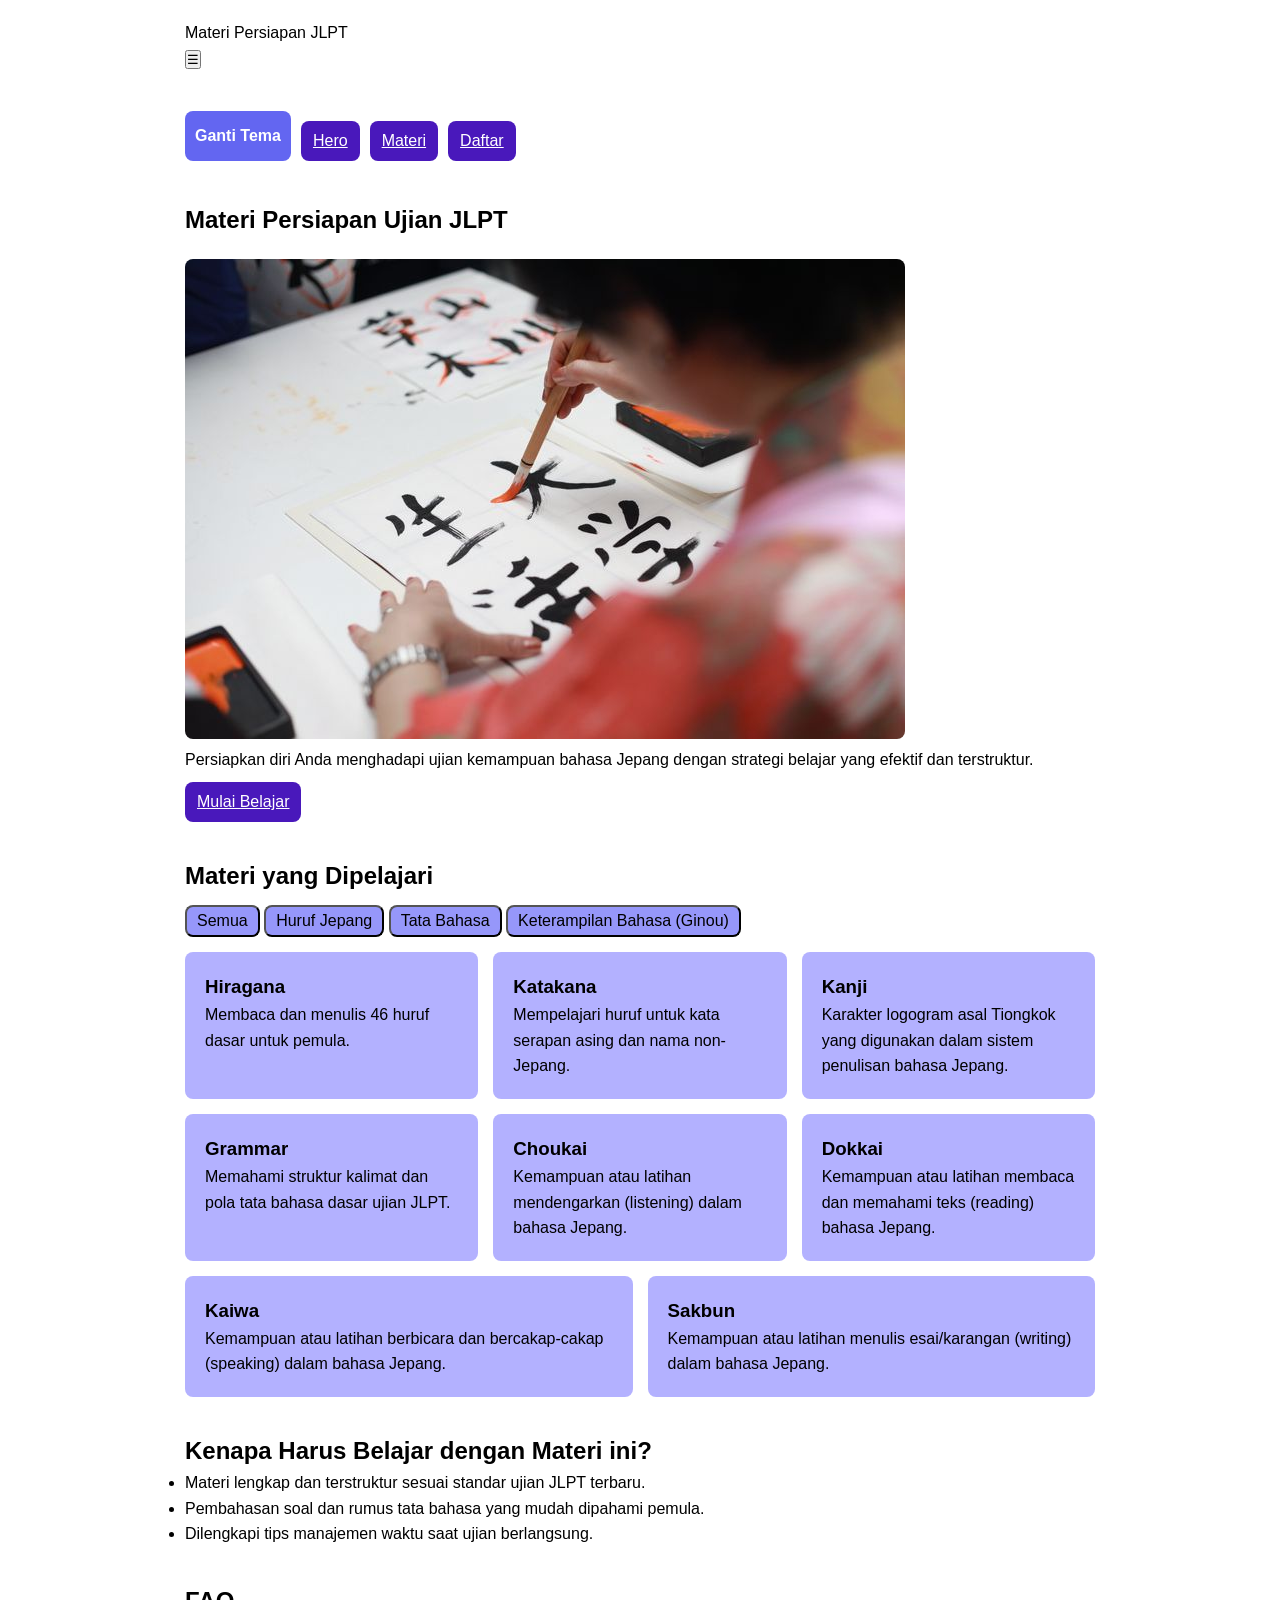
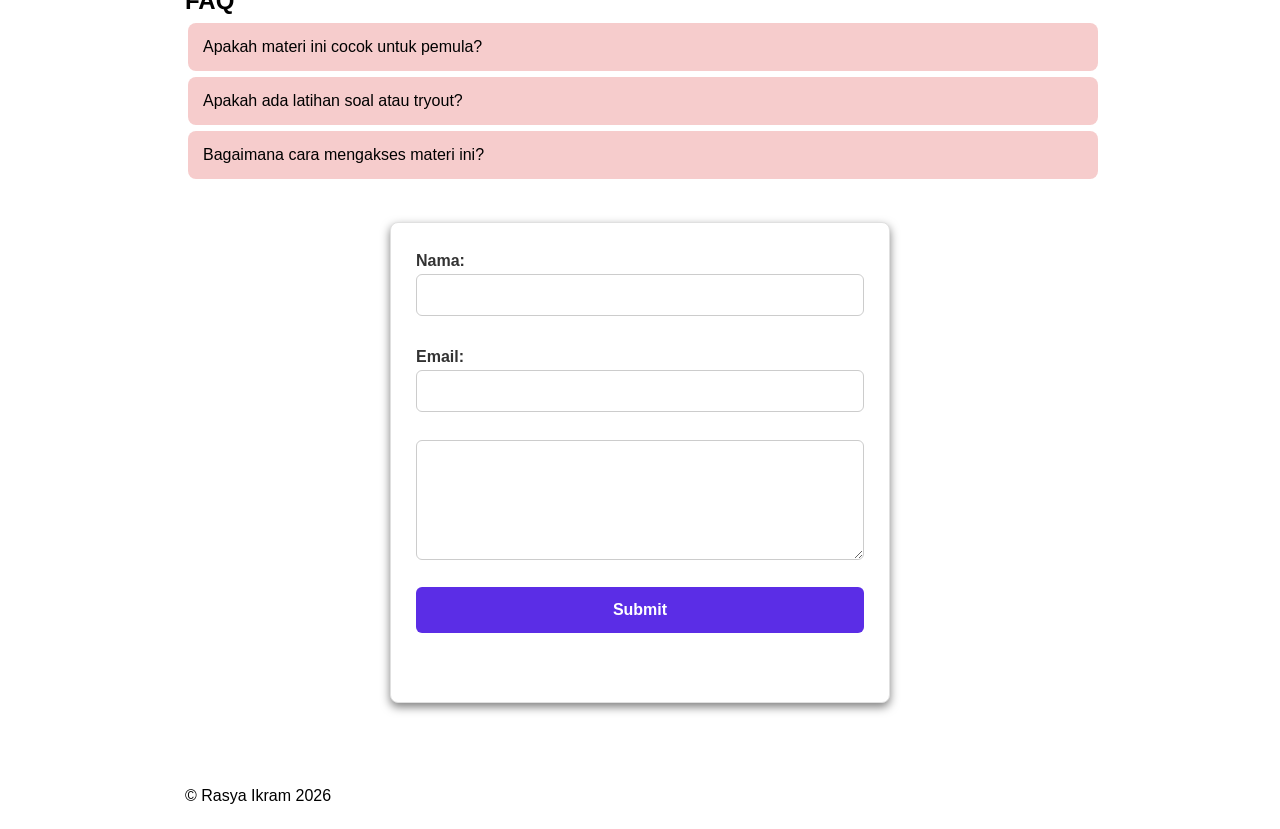
<file: mini-project/index.html>
<!doctype html>
<html lang="id">
  <head>
    <meta charset="UTF-8" />
    <meta name="viewport" content="width=device-width, initial-scale=1.0" />
    <title>Mini Project</title>
    <link rel="stylesheet" href="css/style.css" />
    <script src="js/script.js" defer></script>
  </head>
  <body>
    <header class="container">
      <p>Materi Persiapan JLPT</p>
      <button id="btn-menu" aria-expanded="false">☰</button>
    </header>
    <nav class="container">
      <button id="btn-tema">Ganti Tema</button>
      <a href="#hero" class="btn">Hero</a>
      <a href="#materi" class="btn">Materi</a>
      <a href="#daftar" class="btn">Daftar</a>
    </nav>
    <main class="container">
      <section id="hero">
        <h1>Materi Persiapan Ujian JLPT</h1>
        <img src="assets/jepun.jpg" alt="Ilustrasi belajar bahasa Jepang" />
        <p>
          Persiapkan diri Anda menghadapi ujian kemampuan bahasa Jepang dengan
          strategi belajar yang efektif dan terstruktur.
        </p>
        <a href="#materi" class="btn">Mulai Belajar</a>
      </section>

      <section id="materi">
        <h2>Materi yang Dipelajari</h2>
        <div id="filter-container">
          <button class="btn-filter" data-kategori="semua">Semua</button>
          <button class="btn-filter" data-kategori="huruf">Huruf Jepang</button>
          <button class="btn-filter" data-kategori="tatabahasa">
            Tata Bahasa
          </button>
          <button class="btn-filter" data-kategori="ginou">
            Keterampilan Bahasa (Ginou)
          </button>
        </div>
        <article id="materi-list" class="materi-container"></article>
      </section>

      <section id="daftar">
        <h2>Kenapa Harus Belajar dengan Materi ini?</h2>
        <ul>
          <li>
            Materi lengkap dan terstruktur sesuai standar ujian JLPT terbaru.
          </li>
          <li>
            Pembahasan soal dan rumus tata bahasa yang mudah dipahami pemula.
          </li>
          <li>Dilengkapi tips manajemen waktu saat ujian berlangsung.</li>
        </ul>
      </section>

      <section id="faq">
        <h2>FAQ</h2>
        <div class="faq-item">
          <button class="faq-question" aria-expanded="false">
            Apakah materi ini cocok untuk pemula?
          </button>
          <div class="faq-answer">
            <p>
              Sangat cocok! Materi dirancang dari nol, mulai dari pengenalan
              huruf Hiragana dan Katakana dasar.
            </p>
          </div>
        </div>
        <div class="faq-item">
          <button class="faq-question" aria-expanded="false">
            Apakah ada latihan soal atau tryout?
          </button>
          <div class="faq-answer">
            <p>
              Ada. Setiap materi dilengkapi dengan latihan soal mandiri, serta
              simulasi tryout yang formatnya disesuaikan dengan ujian JLPT asli.
            </p>
          </div>
        </div>
        <div class="faq-item">
          <button class="faq-question" aria-expanded="false">
            Bagaimana cara mengakses materi ini?
          </button>
          <div class="faq-answer">
            <p>
              Semua materi bisa diakses secara online kapan saja melalui modul
              web ini setelah Anda melakukan pendaftaran akun.
            </p>
          </div>
        </div>
      </section>
      <section>
        <form id="form-kontak">
          <label
            >Nama:
            <input type="text" id="nama" />
          </label>
          <label
            >Email:
            <input type="email" id="email" autocomplete="email" />
          </label>
          <textarea id="textarea"></textarea>
          <button type="submit">Submit</button>
          <div id="pesan-notif"></div>
        </form>
      </section>
    </main>
    <button id="btn-up">⬆️ Ke Atas</button>
    <footer class="container">
      <p>&copy; Rasya Ikram 2026</p>
    </footer>
  </body>
</html>
</file>
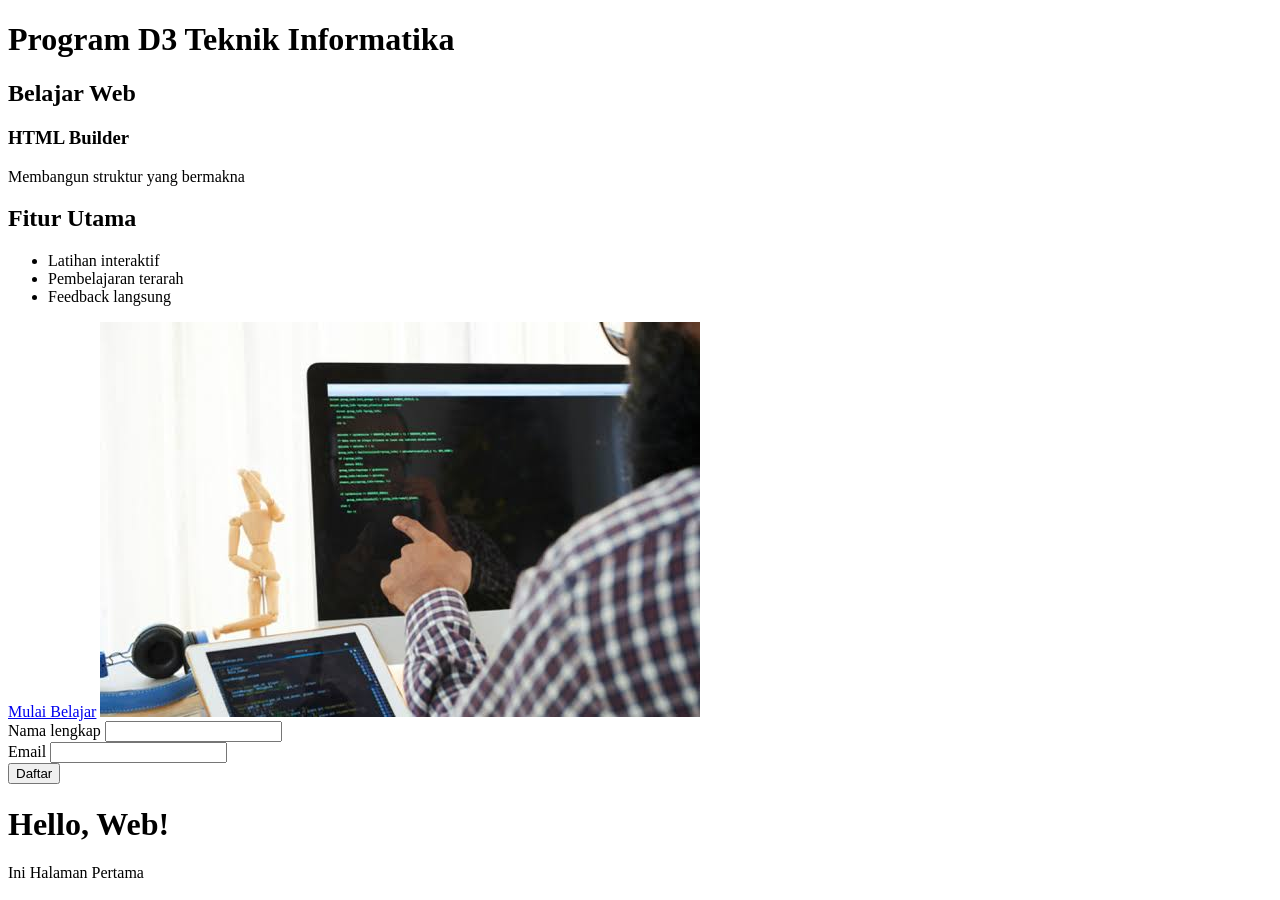
<file: Minggu 1/Eksperimen-modul-01-251511053-Rasya/index.html>
<!doctype html>
<html lang="en">
  <head>
    <meta charset="UTF-8" />
    <meta name="viewport" content="width=device-width, initial-scale=1.0" />
    <title>Belajar Web Dasar</title>
  </head>
  <body>
    <main>
      <h1>Program D3 Teknik Informatika</h1>
      <section>
        <h2>Belajar Web</h2>
        <h3>HTML Builder</h3>
        <p>Membangun struktur yang bermakna</p>
      </section>
      <section aria-labelledby="fitur-title">
        <h2 id="fitur-title">Fitur Utama</h2>
        <ul>
          <li>Latihan interaktif</li>
          <li>Pembelajaran terarah</li>
          <li>Feedback langsung</li>
        </ul>
        <a href="#daftar">Mulai Belajar</a>
        <img
          src="assets/student-learning.jpg"
          alt="Mahasiswa berlatih HTML di laptop"
        />
      </section>
      <form>
        <div>
          <label for="nama">Nama lengkap</label>
          <input id="nama" name="nama" type="text" required />
        </div>
        <div>
          <label for="email">Email</label>
          <input id="email" name="email" type="email" required />
        </div>
        <button type="submit">Daftar</button>
      </form>
    </main>
    <h1>Hello, Web!</h1>
    <p>Ini Halaman Pertama</p>
  </body>
</html>
</file>
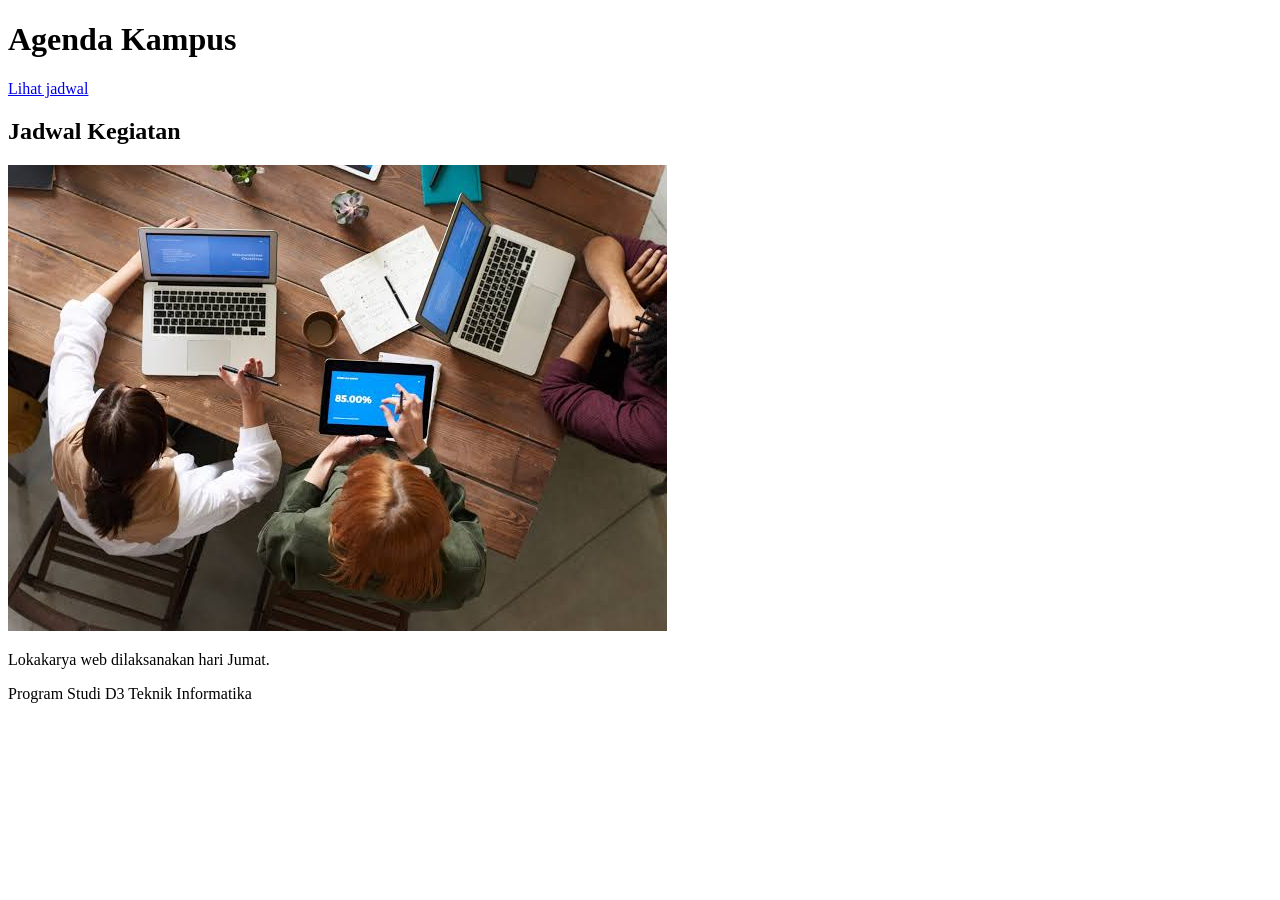
<file: Minggu 1/Eksperimen-troubleshooting-html/index.html>
<!doctype html>
<html lang="id">
  <head>
    <meta charset="utf-8" />
    <meta name="viewport" content="width=device-width, initial-scale=1" />
    <title>Eksperimen HTML</title>
  </head>
  <body>
    <header><h1>Agenda Kampus</h1></header>
    <nav><a href="#jadwal">Lihat jadwal</a></nav>
    <main>
      <section id="jadwal">
        <h2>Jadwal Kegiatan</h2>
        <img
          src="assets/kampus.jpg"
          alt="Mahasiswa mengikuti kegiatan kampus"
        />
        <p>Lokakarya web dilaksanakan hari Jumat.</p>
      </section>
    </main>
    <footer>Program Studi D3 Teknik Informatika</footer>
  </body>
</html>
</file>
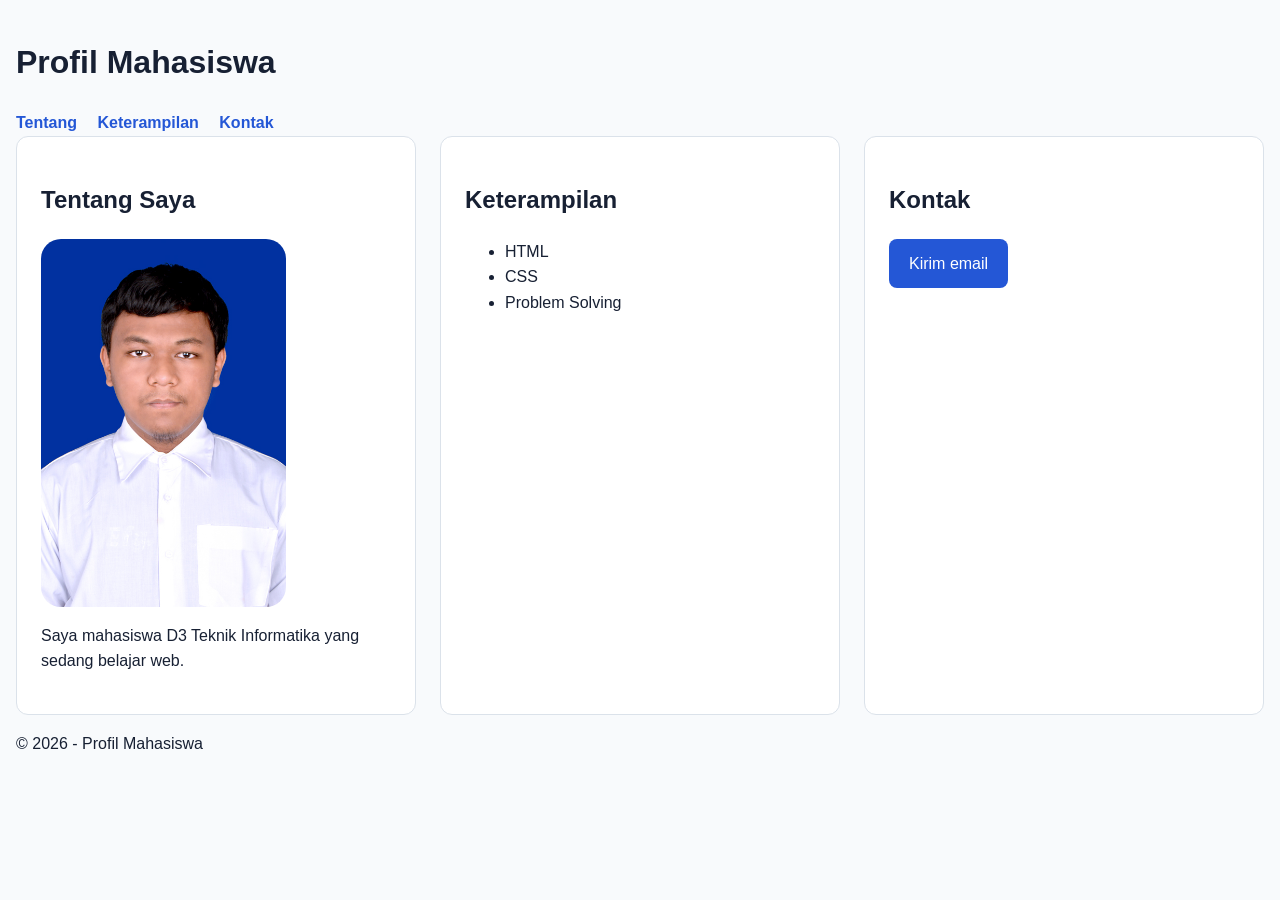
<file: Minggu 1/praktikum-modul-01_251511053_Muhammad-Rasya-Ikram-Annasafy/index.html>
<!doctype html>
<html lang="id">
  <head>
    <meta charset="utf-8" />
    <meta name="viewport" content="width=device-width, initial-scale=1" />
    <title>Profil Mahasiswa</title>
    <link rel="stylesheet" href="css/style.css" />
  </head>
  <body>
    <header>
      <h1>Profil Mahasiswa</h1>
      <nav>
        <a href="#tentang" class="nav-link">Tentang</a>
        <a href="#keterampilan" class="nav-link">Keterampilan</a>
        <a href="#kontak" class="nav-link">Kontak</a>
      </nav>
    </header>
    <main>
      <div class="card-list">
        <section id="tentang" class="card">
          <h2>Tentang Saya</h2>
          <img src="assets/profile.jpg" alt="Profil Saya" />
          <p>Saya mahasiswa D3 Teknik Informatika yang sedang belajar web.</p>
        </section>
        <section id="keterampilan" class="card">
          <h2>Keterampilan</h2>
          <ul>
            <li>HTML</li>
            <li>CSS</li>
            <li>Problem Solving</li>
          </ul>
        </section>
        <section id="kontak" class="card">
          <h2>Kontak</h2>
          <a href="mailto:mahasiswa@example.com" class="button">Kirim email</a>
        </section>
      </div>
    </main>
    <footer>
      <p>&copy; 2026 - Profil Mahasiswa</p>
    </footer>
  </body>
</html>
</file>
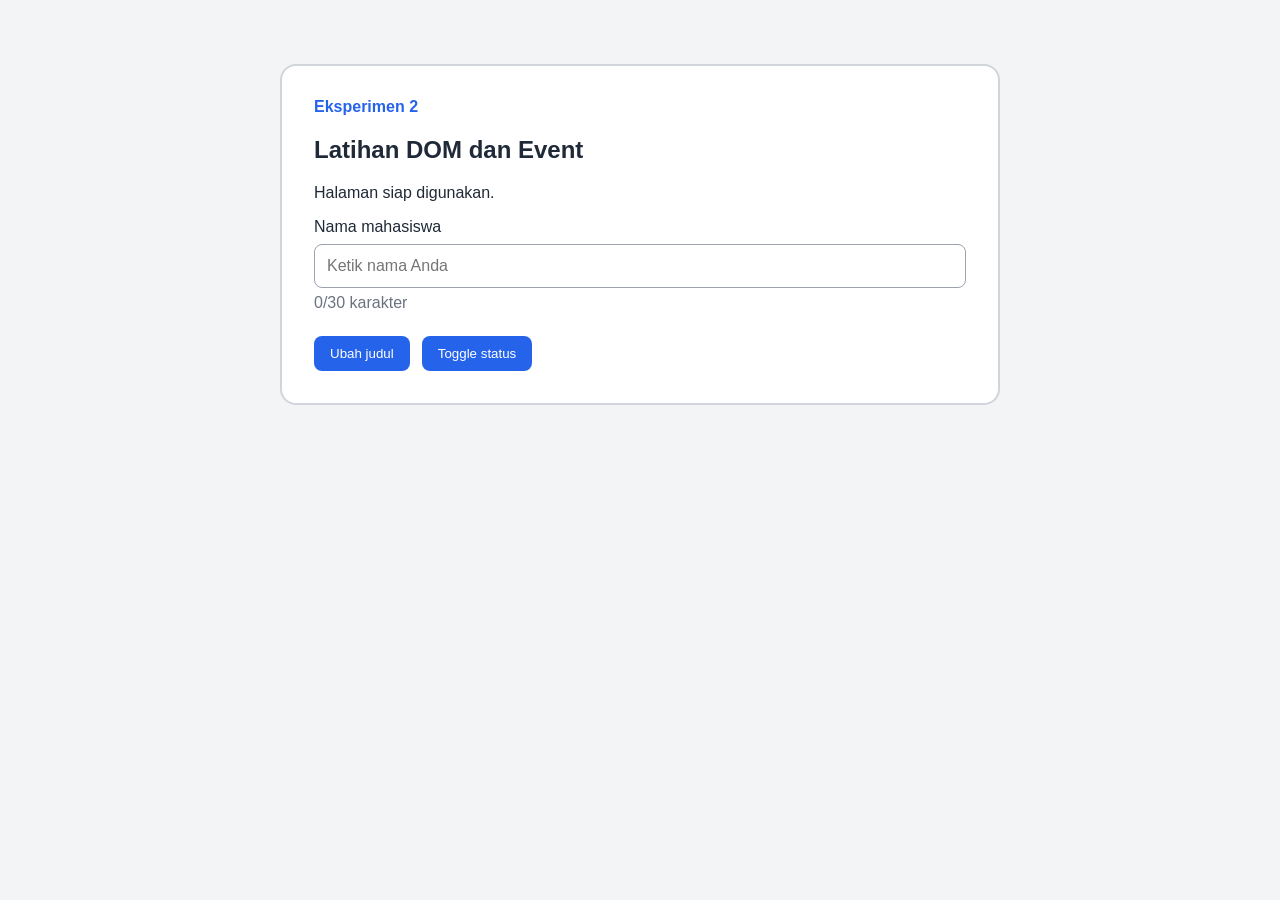
<file: Minggu-2/Eksperimen-2-dom-event/index.html>
<!doctype html>
<html lang="id">
  <head>
    <meta charset="utf-8" />
    <meta name="viewport" content="width=device-width, initial-scale=1" />
    <title>Eksperimen DOM dan Event</title>
    <link rel="stylesheet" href="css/style.css" />
  </head>
  <body>
    <main class="container">
      <section class="praktikum-card" aria-labelledby="judul-utama">
        <p class="label">Eksperimen 2</p>
        <h1 id="judul-utama">Latihan DOM dan Event</h1>

        <p id="status" aria-live="polite">Halaman siap digunakan.</p>

        <label for="nama">Nama mahasiswa</label>
        <input
          id="nama"
          name="nama"
          type="text"
          maxlength="30"
          placeholder="Ketik nama Anda"
        />
        <p class="counter"><span id="jumlah-karakter">0</span>/30 karakter</p>

        <div class="actions">
          <button id="ubah-judul" type="button">Ubah judul</button>
          <button id="toggle-status" type="button" aria-pressed="false">
            Toggle status
          </button>
        </div>
      </section>
    </main>

    <script src="js/app.js" defer></script>
  </body>
</html>
</file>
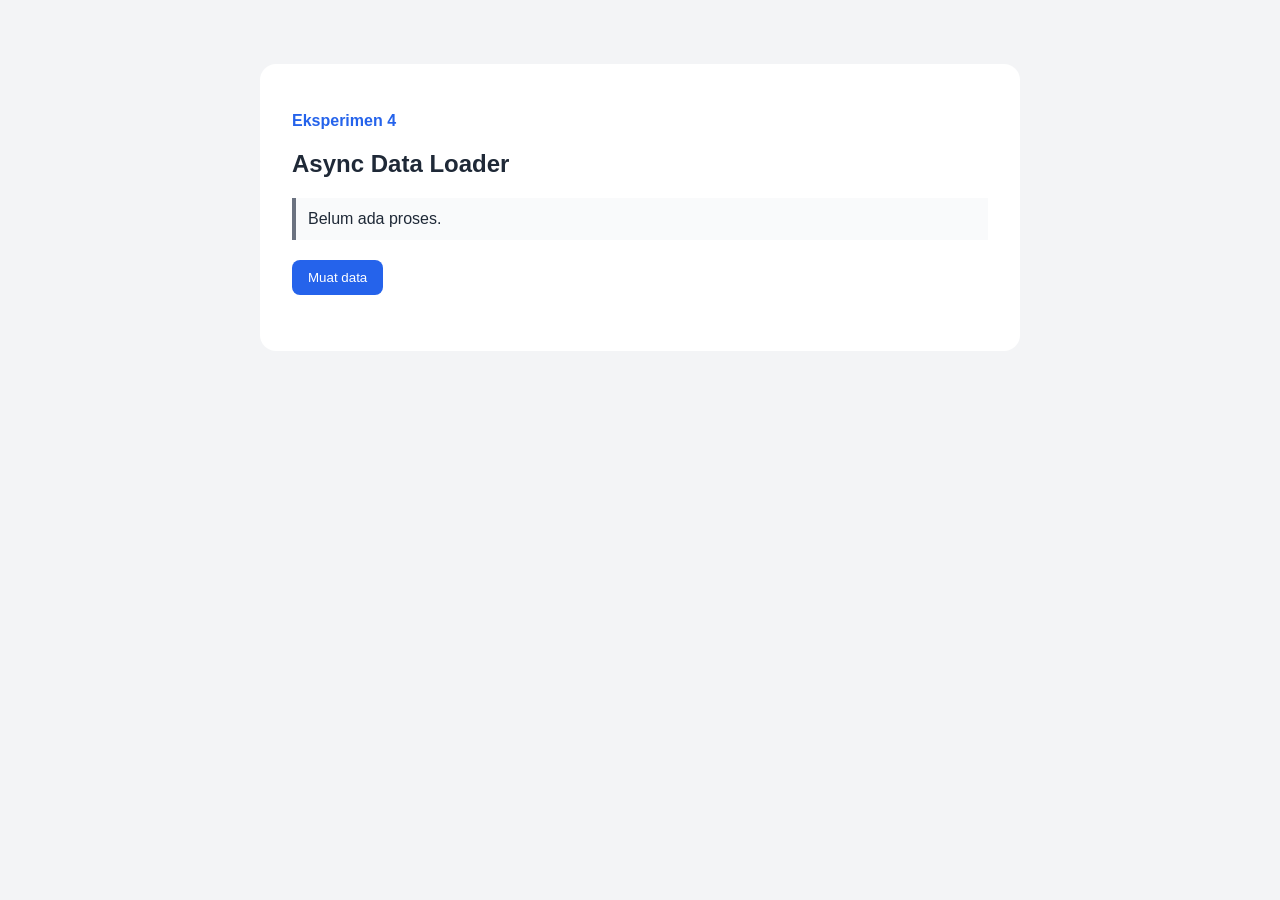
<file: Minggu-2/Eksperimen-3-async/index.html>
<!doctype html>
<html lang="id">
  <head>
    <meta charset="utf-8" />
    <meta name="viewport" content="width=device-width, initial-scale=1" />
    <title>Eksperimen Asynchronous JavaScript</title>
    <link rel="stylesheet" href="css/style.css" />
  </head>
  <body>
    <main class="container">
      <section class="praktikum-card" aria-labelledby="judul-utama">
        <p class="label">Eksperimen 4</p>
        <h1 id="judul-utama">Async Data Loader</h1>
        <p
          id="status"
          class="status"
          data-state="idle"
          role="status"
          aria-live="polite"
        >
          Belum ada proses.
        </p>

        <button id="muat-data" type="button">Muat data</button>

        <section
          id="daftar-fitur"
          class="grid"
          aria-label="Daftar fitur"
        ></section>
      </section>
    </main>

    <script src="js/app.js" defer></script>
  </body>
</html>
</file>
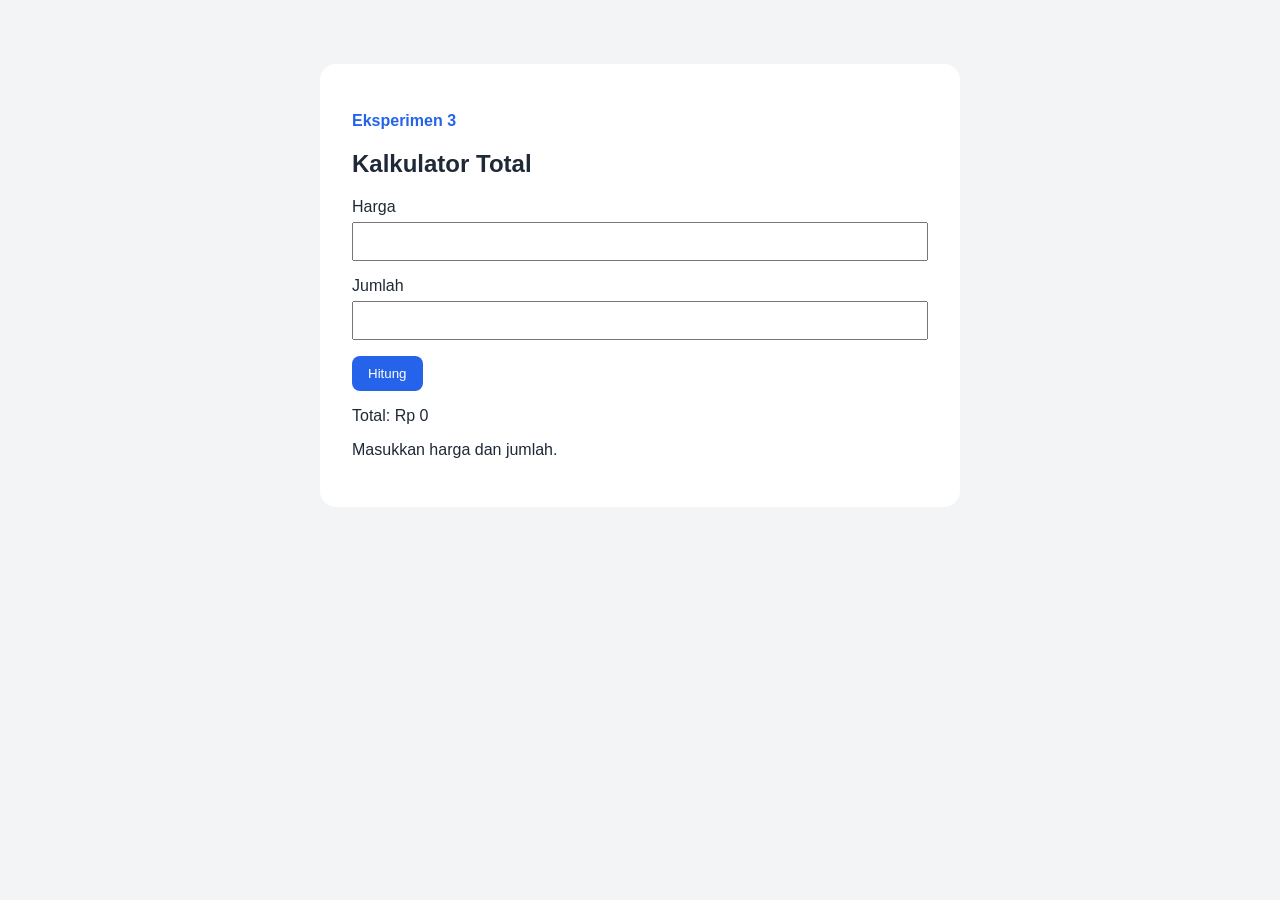
<file: Minggu-2/Eksperimen-4-debugging/index.html>
<!doctype html>
<html lang="id">
  <head>
    <meta charset="utf-8" />
    <meta name="viewport" content="width=device-width, initial-scale=1" />
    <title>Eksperimen Diagnosis Error</title>
    <link rel="stylesheet" href="css/style.css" />
  </head>
  <body>
    <main class="container">
      <section class="praktikum-card" aria-labelledby="judul-utama">
        <p class="label">Eksperimen 3</p>
        <h1 id="judul-utama">Kalkulator Total</h1>

        <form id="form-total">
          <label for="harga">Harga</label>
          <input id="harga" name="harga" type="number" min="1" required />

          <label for="jumlah">Jumlah</label>
          <input id="jumlah" name="jumlah" type="number" min="1" required />

          <button id="hitung" type="submit">Hitung</button>
        </form>

        <p>Total: Rp <output id="hasil">0</output></p>
        <p id="pesan" role="status" aria-live="polite">
          Masukkan harga dan jumlah.
        </p>
      </section>
    </main>

    <script src="js/app.js" defer></script>
  </body>
</html>
</file>
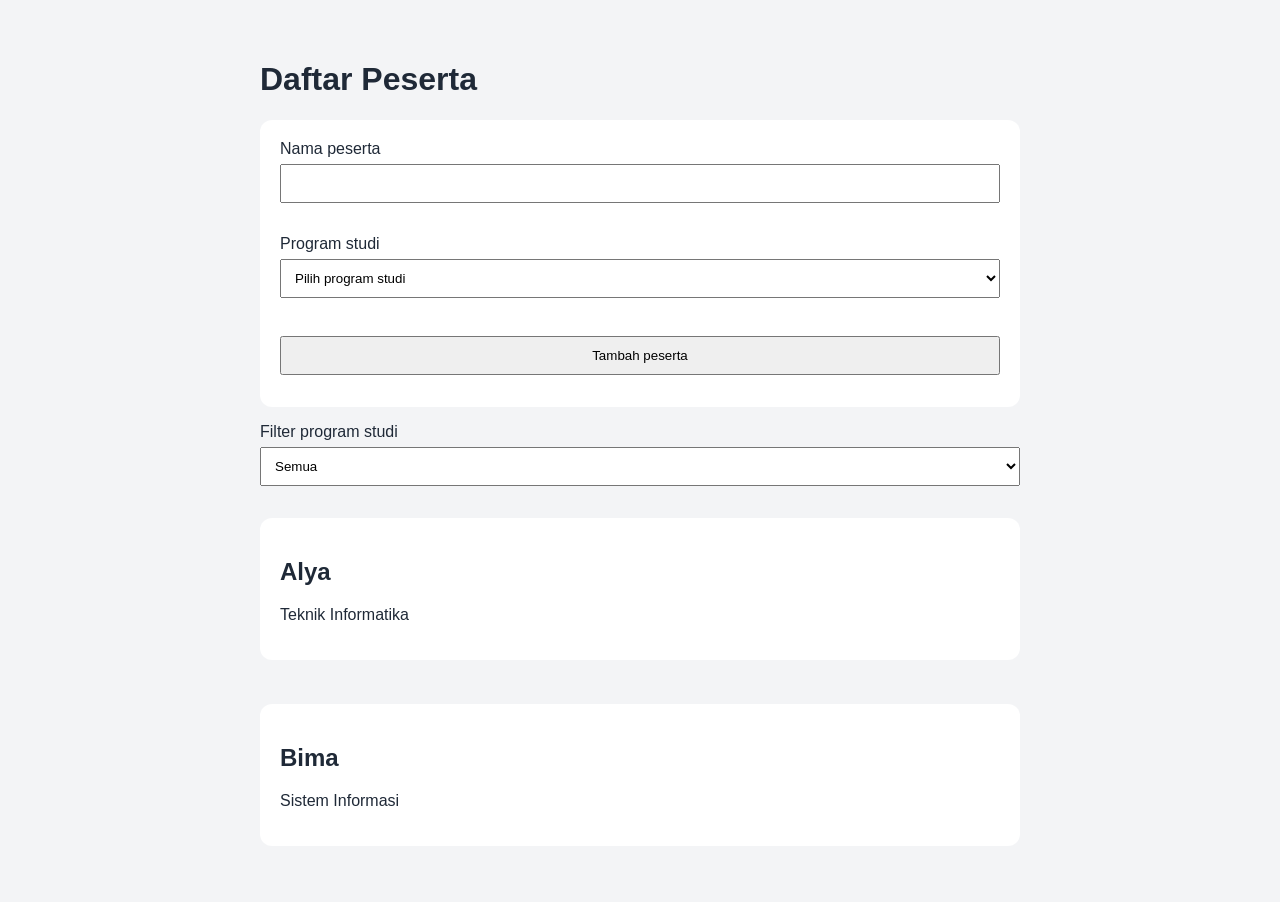
<file: Minggu-2/task-2-dom-form/index.html>
<!doctype html>
<html lang="id">
  <head>
    <meta charset="utf-8" />
    <meta name="viewport" content="width=device-width, initial-scale=1" />
    <title>Task 2 DOM dan Form</title>
    <link rel="stylesheet" href="css/style.css" />
  </head>
  <body>
    <main class="container">
      <h1>Daftar Peserta</h1>

      <form id="form-peserta" novalidate>
        <label for="nama">Nama peserta</label>
        <input
          id="nama"
          name="nama"
          autocomplete="name"
          aria-describedby="error-nama"
          required
        />
        <small id="error-nama" class="error"></small>

        <label for="prodi">Program studi</label>
        <select id="prodi" name="prodi" aria-describedby="error-prodi" required>
          <option value="">Pilih program studi</option>
          <option>Teknik Informatika</option>
          <option>Sistem Informasi</option>
        </select>
        <small id="error-prodi" class="error"></small>

        <button type="submit">Tambah peserta</button>
      </form>

      <label for="filter-prodi">Filter program studi</label>
      <select id="filter-prodi">
        <option value="semua">Semua</option>
        <option>Teknik Informatika</option>
        <option>Sistem Informasi</option>
        <option>Manajemen Informatika</option>
      </select>

      <p id="status" role="status" aria-live="polite"></p>
      <section
        id="daftar-peserta"
        class="grid"
        aria-label="Daftar peserta"
      ></section>
    </main>
    <script src="js/app.js" defer></script>
  </body>
</html>
</file>
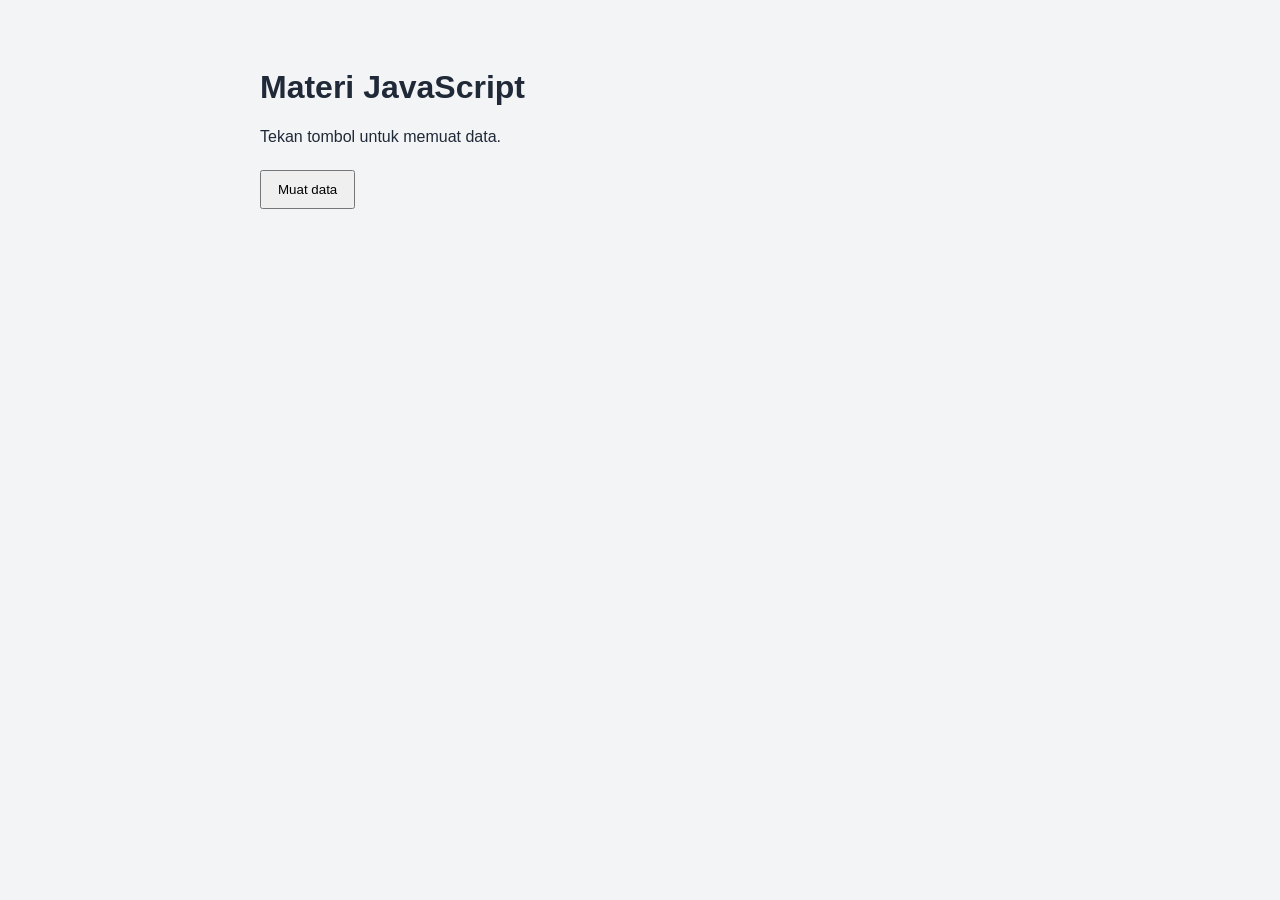
<file: Minggu-2/task-3-async-loader/index.html>
<!doctype html>
<html lang="id">
  <head>
    <meta charset="utf-8" />
    <meta name="viewport" content="width=device-width, initial-scale=1" />
    <title>Task 3 Async Data Loader</title>
    <link rel="stylesheet" href="css/style.css" />
  </head>
  <body>
    <main class="container">
      <h1>Materi JavaScript</h1>
      <p id="status" role="status" aria-live="polite">
        Tekan tombol untuk memuat data.
      </p>
      <button id="muat" type="button">Muat data</button>
      <button id="coba-lagi" type="button" hidden>Coba lagi</button>
      <section
        id="daftar-materi"
        class="grid"
        aria-label="Daftar materi"
      ></section>
    </main>
    <script src="js/app.js" defer></script>
  </body>
</html>
</file>
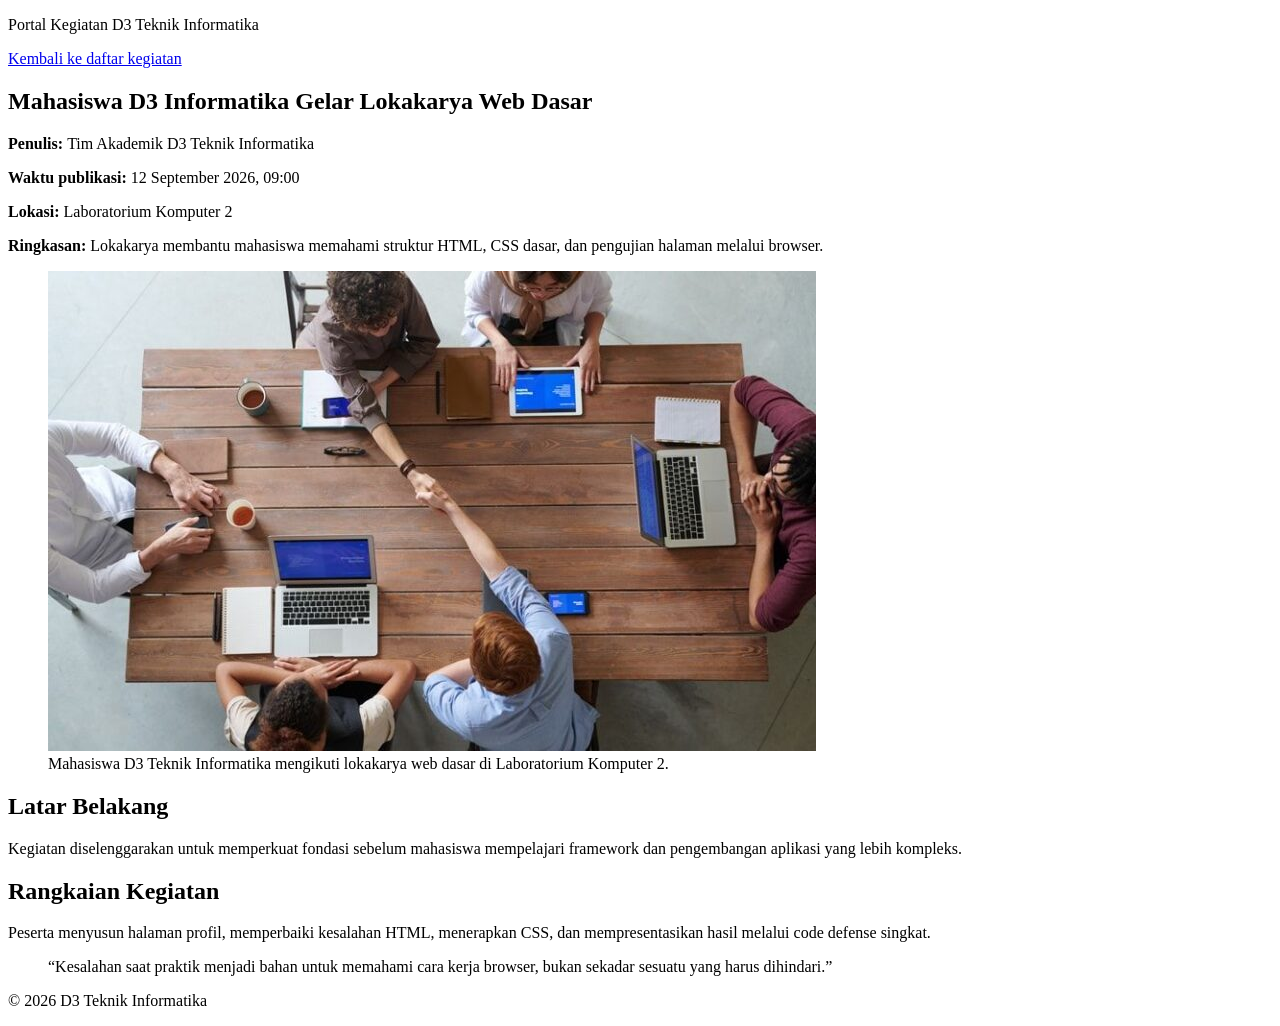
<file: Minggu 1/Independent-challenge/artikel.html>
<!doctype html>
<html lang="en">
  <head>
    <meta charset="UTF-8" />
    <meta name="viewport" content="width=device-width, initial-scale=1.0" />
    <title>Artikel Kegiatan Kampus</title>
  </head>
  <body>
    <header>
      <p>Portal Kegiatan D3 Teknik Informatika</p>
    </header>
    <nav>
      <a href="#kembali">Kembali ke daftar kegiatan</a>
    </nav>
    <main>
      <article>
        <h1>Mahasiswa D3 Informatika Gelar Lokakarya Web Dasar</h1>
        <p><strong>Penulis: </strong>Tim Akademik D3 Teknik Informatika</p>
        <p>
          <strong>Waktu publikasi: </strong
          ><time datetime="2026-09-12T09:00">12 September 2026, 09:00</time>
        </p>
        <p><strong>Lokasi: </strong>Laboratorium Komputer 2</p>
        <p>
          <strong>Ringkasan: </strong>Lokakarya membantu mahasiswa memahami
          struktur HTML, CSS dasar, dan pengujian halaman melalui browser.
        </p>
        
<!-- Gambar -->
        <figure>
          <img
            src="assets/lokakarya-web.jpg"
            alt="Mahasiswa mengikuti lokakarya web dasar"
          />
          <figcaption>
            Mahasiswa D3 Teknik Informatika mengikuti lokakarya web dasar di
            Laboratorium Komputer 2.
          </figcaption>
        </figure>

<!-- Bagian 1 -->
        <section>
          <h2>Latar Belakang</h2>
          <p>
            Kegiatan diselenggarakan untuk memperkuat fondasi sebelum mahasiswa
            mempelajari framework dan pengembangan aplikasi yang lebih kompleks.
          </p>
        </section>

<!-- Bagian 2 -->
        <section>
          <h2>Rangkaian Kegiatan</h2>
          <p>
            Peserta menyusun halaman profil, memperbaiki kesalahan HTML,
            menerapkan CSS, dan mempresentasikan hasil melalui code defense
            singkat.
          </p>
        </section>

<!-- Kutipan -->
        <blockquote>
          “Kesalahan saat praktik menjadi bahan untuk memahami cara kerja
          browser, bukan sekadar sesuatu yang harus dihindari.”
        </blockquote>

      </article>
    </main>
    <footer>
      <p>&copy; 2026 D3 Teknik Informatika</p>
    </footer>
  </body>
</html>
</file>
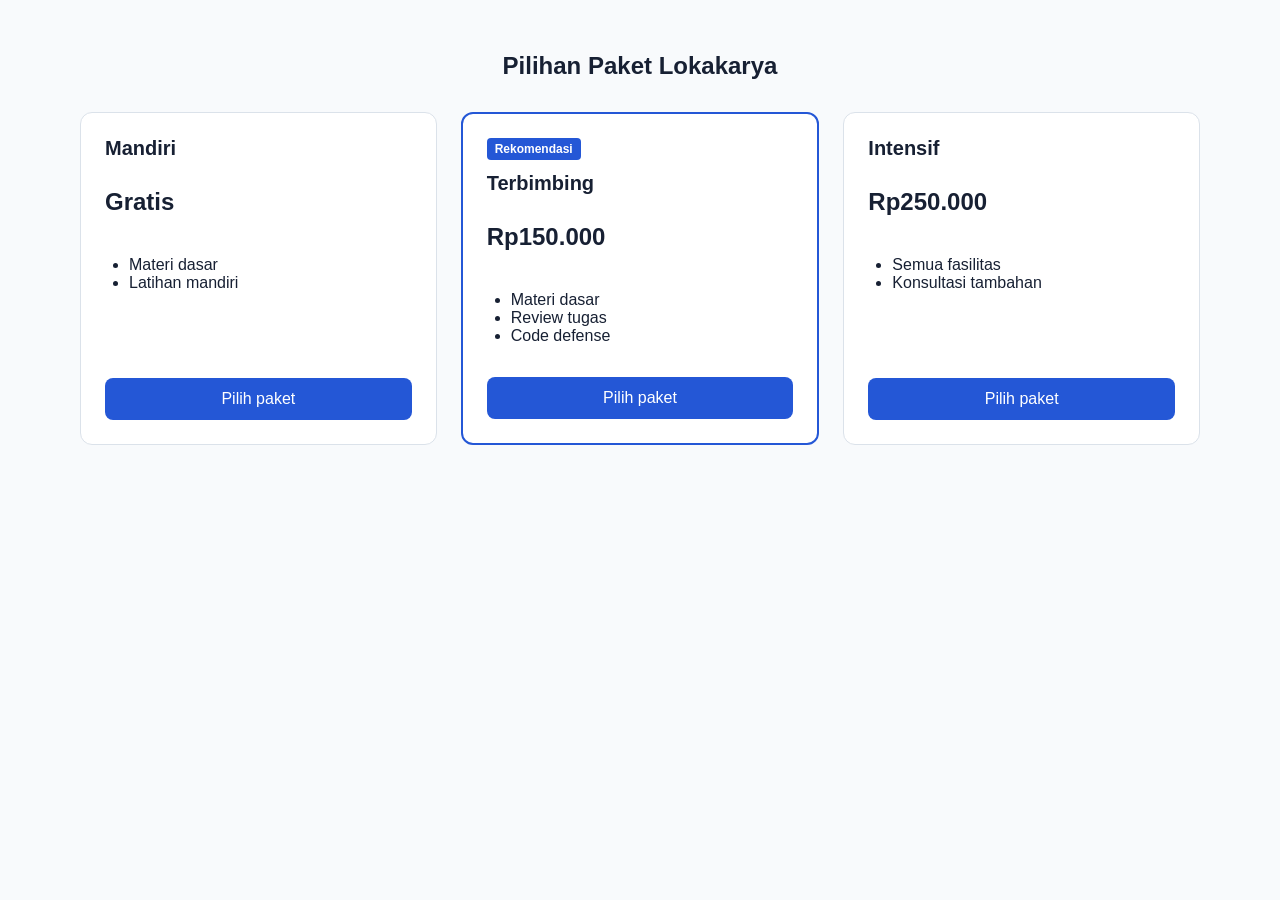
<file: Minggu 1/Independent-challenge/pricing.html>
<!doctype html>
<html lang="id">
  <head>
    <meta charset="utf-8" />
    <meta name="viewport" content="width=device-width, initial-scale=1" />
    <title>Pricing Card Lokakarya</title>
    <link rel="stylesheet" href="css/pricing.css" />
  </head>
  <body>
    <section class="pricing" aria-labelledby="pricing-title">
      <div class="container">
        <h2 id="pricing-title">Pilihan Paket Lokakarya</h2>

        <div class="pricing-list">
          <!-- Card 1 -->
          <article class="price-card">
            <h3>Mandiri</h3>
            <p class="price">Gratis</p>
            <ul>
              <li>Materi dasar</li>
              <li>Latihan mandiri</li>
            </ul>
            <a class="button" href="#daftar">Pilih paket</a>
          </article>

          <!-- Card 2 -->
          <article class="price-card price-card--featured">
            <p class="badge">Rekomendasi</p>
            <h3>Terbimbing</h3>
            <p class="price">Rp150.000</p>
            <ul>
              <li>Materi dasar</li>
              <li>Review tugas</li>
              <li>Code defense</li>
            </ul>
            <a class="button" href="#daftar">Pilih paket</a>
          </article>

          <!-- Card 3 -->
          <article class="price-card">
            <h3>Intensif</h3>
            <p class="price">Rp250.000</p>
            <ul>
              <li>Semua fasilitas</li>
              <li>Konsultasi tambahan</li>
            </ul>
            <a class="button" href="#daftar">Pilih paket</a>
          </article>
        </div>
      </div>
    </section>
  </body>
</html>
</file>
<file: mini-project/css/style.css>
* {
    margin: 0;
    padding: 0;
    box-sizing: border-box;
}

body {
    font-family: sans-serif;
    line-height: 1.6;
    transition: background-color 0.2s, color 0.2s;
}

nav {
    display: flex;
    gap: 10px;
}

a:focus {
    outline: 3px solid #ff4d4d;
    outline-offset: 3px;
}

.container {
    max-width: 950px;
    margin: 0 auto;
    padding: 20px;
}

section {
    margin-bottom: 35px;
}

.materi-container {
    display: flex;
    gap: 15px;
    flex-wrap: wrap;
}

.card {
    background-color: #1e1aff56;
    padding: 20px;
    border-radius: 8px;
    flex: 1 1 250px;
}

img {
    max-width: 100%;
    height: auto;
    border-radius: 8px;
    margin-top: 20px;
}

.btn {
    display: inline-block;
    margin-top: 10px;
    background-color: rgb(73, 24, 187);
    color: white;
    padding: 7px 12px;
    border-radius: 8px;
    text-align: center;
}
body.dark-theme {
    background-color: #1a1a1a;
    color: #ffffff
}
#btn-up {
    position: fixed;
    bottom: 30px;
    right: 30px;
    padding: 5px;
    background-color: rgb(243, 236, 255);
    display: none;
    cursor: pointer;
}
.faq-question {
    cursor: pointer;
    text-align: left;
    background-color: #f0a8a894;
    padding: 15px;
    border: none;
    width: 100%;
    font-size: 16px;
    border-radius: 8px;
    margin: 3px;
}
.faq-answer {
    transition: max-height 0.3s ease;
    max-height: 0;
    overflow: hidden;
    transition: max-height 0.5s ease;
}
.faq-answer.show {
    max-height: 300px;
    border: 1px solid #1a1a1a;
    padding: 5px;
    border-radius: 8px;
}
#btn-tema {
  background-color: #6366f1;
  color: white;
  padding: 5px 10px;
  font-size: 16px;
  font-weight: 600;
  border: none;
  border-radius: 8px;
  cursor: pointer;
  transition: background-color 0.3s ease;
}

#btn-tema:hover {
  background-color: #453ec5;
}
@media (max-width: 768px) {

    #btn-menu {
        display: block;
        background-color:#a9abfd ;
        font-size: medium;
    }

    nav {
        flex-direction: column;
        display: none;
    }

    nav.nav-active {
        display: flex;
    }
}

#id {
    margin-bottom: 20px;
}
.btn-filter {
    padding: 5px 10px;
    font-size: medium;
    background-color: #9697fa;
    border-radius: 8px;
    cursor: pointer;
    margin-top: 10px;
    margin-bottom: 15px;
}
#form-kontak {
    max-width: 500px;
    margin: 40px auto;
    padding: 25px;
    background-color: #ffffff;
    border: 1px solid #e0e0e0;
    border-radius: 8px;
    box-shadow: 0 4px 10px rgba(0, 0, 0, 0.5);
}

#form-kontak label {
    display: block;
    margin-bottom: 8px;
    font-weight: 600;
    color: #333;
}

#form-kontak input,
#form-kontak textarea {
    width: 100%;
    padding: 12px;
    margin-bottom: 20px;
    border: 1px solid #ccc;
    border-radius: 6px;
    box-sizing: border-box;
    font-family: inherit;
    font-size: 14px;
}

#form-kontak textarea {
    min-height: 120px;
    resize: vertical;
}

#form-kontak button {
    width: 100%;
    padding: 14px;
    background-color: #5b2de6;
    color: #ffffff;
    border: none;
    border-radius: 6px;
    font-size: 16px;
    font-weight: bold;
    cursor: pointer;
    transition: background-color 0.3s ease;
}

#form-kontak button:hover {
    background-color: #431db4;
}

#pesan-notif {
    margin-top: 20px;
    padding: 12px;
    border-radius: 6px;
    text-align: center;
    font-weight: bold;
}
</file>
<file: Minggu 1/praktikum-modul-01_251511053_Muhammad-Rasya-Ikram-Annasafy/css/style.css>
:root {
    --color-primary: #2457d6;
    --color-primary-dark: #193ca0;
    --bg-color: #f8fafc;
    --card-bg: #ffffff;
    --text-main: #172033;
    --border-color: #dbe2ea;
    --spacing-base: 1.5rem;
}

*, *::before, *::after {
    box-sizing: border-box;
}

body {
    font-family: Arial, sans-serif;
    background-color: var(--bg-color);
    color: var(--text-main);
    margin: 0;
    padding: 1rem;
    line-height: 1.6;
}

.container {
    width: min(100% - 2rem, 800px);
    margin-inline: auto;
}

.card {
    background-color: var(--card-bg);
    border: 1px solid var(--border-color);
    border-radius: 12px;
    padding: 24px;
    margin-bottom: var(--spacing-base);
}

.nav-link {
    text-decoration: none;
    color: var(--color-primary);
    margin-right: 1rem;
    font-weight: bold;
}

.button {
    display: inline-block;
    padding: 0.75rem 1.25rem;
    color: white;
    background: var(--color-primary);
    border-radius: 0.5rem;
    text-decoration: none;
}

.nav-link:hover { text-decoration: underline; }
.nav-link:focus-visible { outline: 2px solid #f4b000; outline-offset: 4px; }

.button:hover { background: var(--color-primary-dark); }
.button:focus-visible { outline: 3px solid #f4b000; outline-offset: 3px; }

img {
    max-width: 70%;
    height: auto;
    display: block;
    border-radius: 20px;
}

.card-list {
    display: flex;
    flex-direction: column;
    gap: var(--spacing-base);
}

@media (min-width: 768px) {
    .card-list {
        flex-direction: row;
        align-items: stretch;
    }
    .card {
        flex: 1;
        margin-bottom: 0; 
    }
}
</file>
<file: Minggu-2/Eksperimen-2-dom-event/css/style.css>
* { 
  box-sizing: border-box; 
} 
  
body { 
  margin: 0; 
  min-height: 100vh; 
  font-family: Arial, sans-serif; 
  color: #1f2937; 
  background: #f3f4f6; 
  transition: background 200ms, color 200ms; 
} 
  
.container { 
  width: min(90%, 720px); 
  margin-inline: auto; 
  padding-block: 64px; 
} 
  
.praktikum-card { 
  padding: 32px; 
  border: 2px solid #d1d5db; 
  border-radius: 16px; 
  background: #ffffff; 
} 
  
.label { 
  margin: 0 0 8px; 
  font-weight: 700; 
  color: #2563eb; 
} 
  
label, 
input { 
  display: block; 
  width: 100%; 
} 
  
input { 
  margin-top: 8px; 
  padding: 12px; 
  border: 1px solid #9ca3af; 
  border-radius: 8px; 
  font: inherit; 
} 
  
.counter { 
  margin-top: 6px; 
  color: #6b7280; 
} 
.actions { 
  display: flex; 
  flex-wrap: wrap; 
  gap: 12px; 
  margin-top: 24px; 
} 
  
button { 
  padding: 10px 16px; 
  border: 0; 
  border-radius: 8px; 
  color: #ffffff; 
  background: #2563eb; 
  cursor: pointer; 
} 
  
button:focus-visible { 
  outline: 3px solid #f59e0b; 
  outline-offset: 3px; 
} 
  
body.is-active { 
  color: #f9fafb; 
  background: #111827; 
} 
  
body.is-active .praktikum-card { 
  border-color: #60a5fa; 
  background: #1f2937; 
} 
  
body.is-active .counter { 
  color: #d1d5db; 
}
</file>
<file: Minggu-2/Eksperimen-3-async/css/style.css>
* {
  box-sizing: border-box;
}

body {
  margin: 0;
  font-family: Arial, sans-serif;
  color: #1f2937;
  background: #f3f4f6;
}

.container {
  width: min(90%, 760px);
  margin-inline: auto;
  padding-block: 64px;
}

.praktikum-card {
  padding: 32px;
  border-radius: 16px;
  background: #ffffff;
}

.label {
  font-weight: 700;
  color: #2563eb;
}

button {
  padding: 10px 16px;
  border: 0;
  border-radius: 8px;
  color: #ffffff;
  background: #2563eb;
  cursor: pointer;
}

button:disabled {
  cursor: wait;
  opacity: 0.6;
}
.status {
  margin-block: 20px;
  padding: 12px;
  border-left: 4px solid #6b7280;
  background: #f9fafb;
}

.status[data-state="loading"] {
  border-color: #d97706;
}

.status[data-state="success"] {
  border-color: #16a34a;
}

.status[data-state="empty"],
.status[data-state="error"] {
  border-color: #dc2626;
}

.grid {
  display: grid;
  gap: 12px;
  margin-top: 24px;
}

.feature-card {
  padding: 16px;
  border: 1px solid #d1d5db;
  border-radius: 10px;
}

.feature-card h2,
.feature-card p {
  margin-block: 0 8px;
}
</file>
<file: Minggu-2/Eksperimen-4-debugging/css/style.css>
* { 
  box-sizing: border-box; 
} 
  
body { 
  margin: 0; 
  font-family: Arial, sans-serif; 
  color: #1f2937; 
  background: #f3f4f6; 
} 
  
.container { 
  width: min(90%, 640px); 
  margin-inline: auto; 
  padding-block: 64px; 
} 
  
.praktikum-card { 
  padding: 32px; 
  border-radius: 16px; 
  background: #ffffff; 
} 
  
.label { 
  font-weight: 700; 
  color: #2563eb; 
} 
  
label, 
input { 
  display: block; 
  width: 100%; 
} 
  
input { 
  margin-block: 6px 16px; 
  padding: 10px; 
} 
  
button { 
  padding: 10px 16px; 
  border: 0; 
  border-radius: 8px; 
  color: #ffffff; 
  background: #2563eb; 
}
</file>
<file: Minggu-2/task-2-dom-form/css/style.css>
* {
  box-sizing: border-box;
}
body {
  margin: 0;
  font-family: Arial, sans-serif;
  color: #1f2937;
  background: #f3f4f6;
}
.container {
  width: min(92%, 760px);
  margin-inline: auto;
  padding-block: 40px;
}
form,
.kartu {
  margin-block: 16px;
  padding: 20px;
  border-radius: 12px;
  background: #ffffff;
}
label,
input,
select,
button {
  display: block;
}
input,
select,
button {
  width: 100%;
  margin-block: 6px 12px;
  padding: 10px;
}
button {
  cursor: pointer;
}
.grid {
  display: grid;
  gap: 12px;
}
.error {
  display: block;
  min-height: 20px;
  color: #b91c1c;
}
[aria-invalid="true"] {
  outline: 2px solid #b91c1c;
}
</file>
<file: Minggu-2/task-3-async-loader/css/style.css>
* {
  box-sizing: border-box;
}
body {
  margin: 0;
  font-family: Arial, sans-serif;
  color: #1f2937;
  background: #f3f4f6;
}
.container {
  width: min(92%, 760px);
  margin-inline: auto;
  padding-block: 48px;
}
button {
  margin: 8px 8px 16px 0;
  padding: 10px 16px;
}
.grid {
  display: grid;
  gap: 12px;
}
.kartu {
  padding: 16px;
  border-radius: 12px;
  background: #ffffff;
}
#status[data-state="loading"] {
  color: #1d4ed8;
}
#status[data-state="error"] {
  color: #b91c1c;
}
#status[data-state="success"] {
  color: #166534;
}
</file>
<file: Minggu 1/Independent-challenge/css/pricing.css>
/* Mengatur token variabel CSS sesuai instruksi */
:root {
    --color-primary: #2457d6;
    --color-primary-dark: #193ca0;
    --bg-color: #f8fafc;
    --card-bg: #ffffff;
    --text-main: #172033;
    --border-color: #dbe2ea;
    --gap-spacing: 1.5rem;
}

*, *::before, *::after {
    box-sizing: border-box;
}

body {
    font-family: Arial, sans-serif;
    background-color: var(--bg-color);
    color: var(--text-main);
    margin: 0;
    padding: 2rem 1rem;
}

.container {
    width: min(100% - 2rem, 1120px);
    margin-inline: auto;
}

h2 {
    text-align: center;
    margin-bottom: 2rem;
}

.pricing-list {
    display: flex;
    flex-direction: column;
    gap: var(--gap-spacing);
}

.price-card {
    background-color: var(--card-bg);
    border: 1px solid var(--border-color);
    border-radius: 12px;
    padding: 24px;
    display: flex;
    flex-direction: column;
}

.price-card h3 {
    margin-top: 0;
    font-size: 1.25rem;
}

.price-card .price {
    font-size: 1.5rem;
    font-weight: bold;
    margin: 0.5rem 0 1.5rem 0;
}

.price-card ul {
    padding-left: 1.5rem;
    margin-bottom: 2rem;
}

.price-card--featured {
    border: 2px solid var(--color-primary);
}

.badge {
    background-color: var(--color-primary);
    color: white;
    padding: 4px 8px;
    border-radius: 4px;
    font-size: 0.75rem;
    align-self: flex-start;
    margin-top: 0;
    margin-bottom: 12px;
    font-weight: bold;
}

.button {
    display: block;
    text-align: center;
    padding: 0.75rem 1.25rem;
    color: white;
    background: var(--color-primary);
    border-radius: 0.5rem;
    text-decoration: none;
    margin-top: auto;
}

.button:hover { 
    background: var(--color-primary-dark); 
}

.button:focus-visible { 
    outline: 3px solid #f4b000; 
    outline-offset: 3px; 
}

@media (min-width: 768px) {
    .pricing-list {
        flex-direction: row;
        align-items: stretch;
    }
    .price-card {
        flex: 1;
    }
}
</file>
